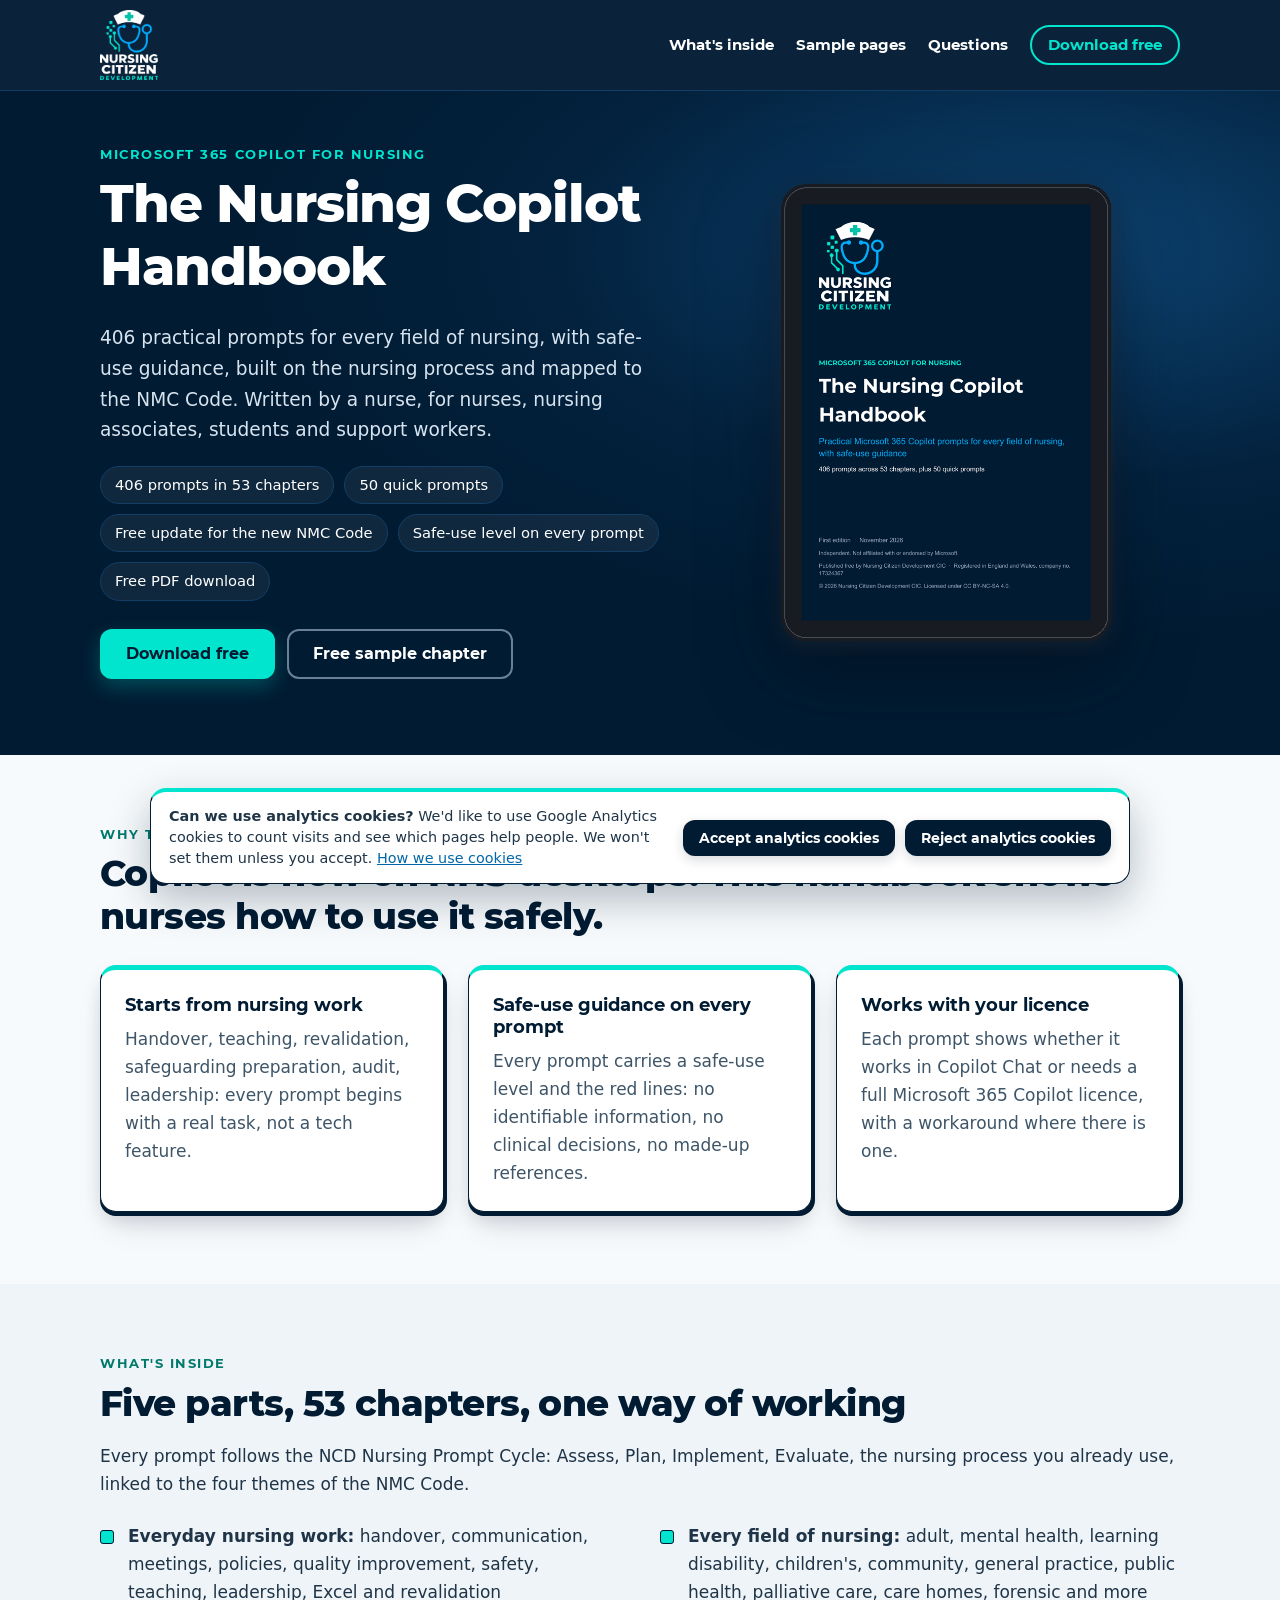
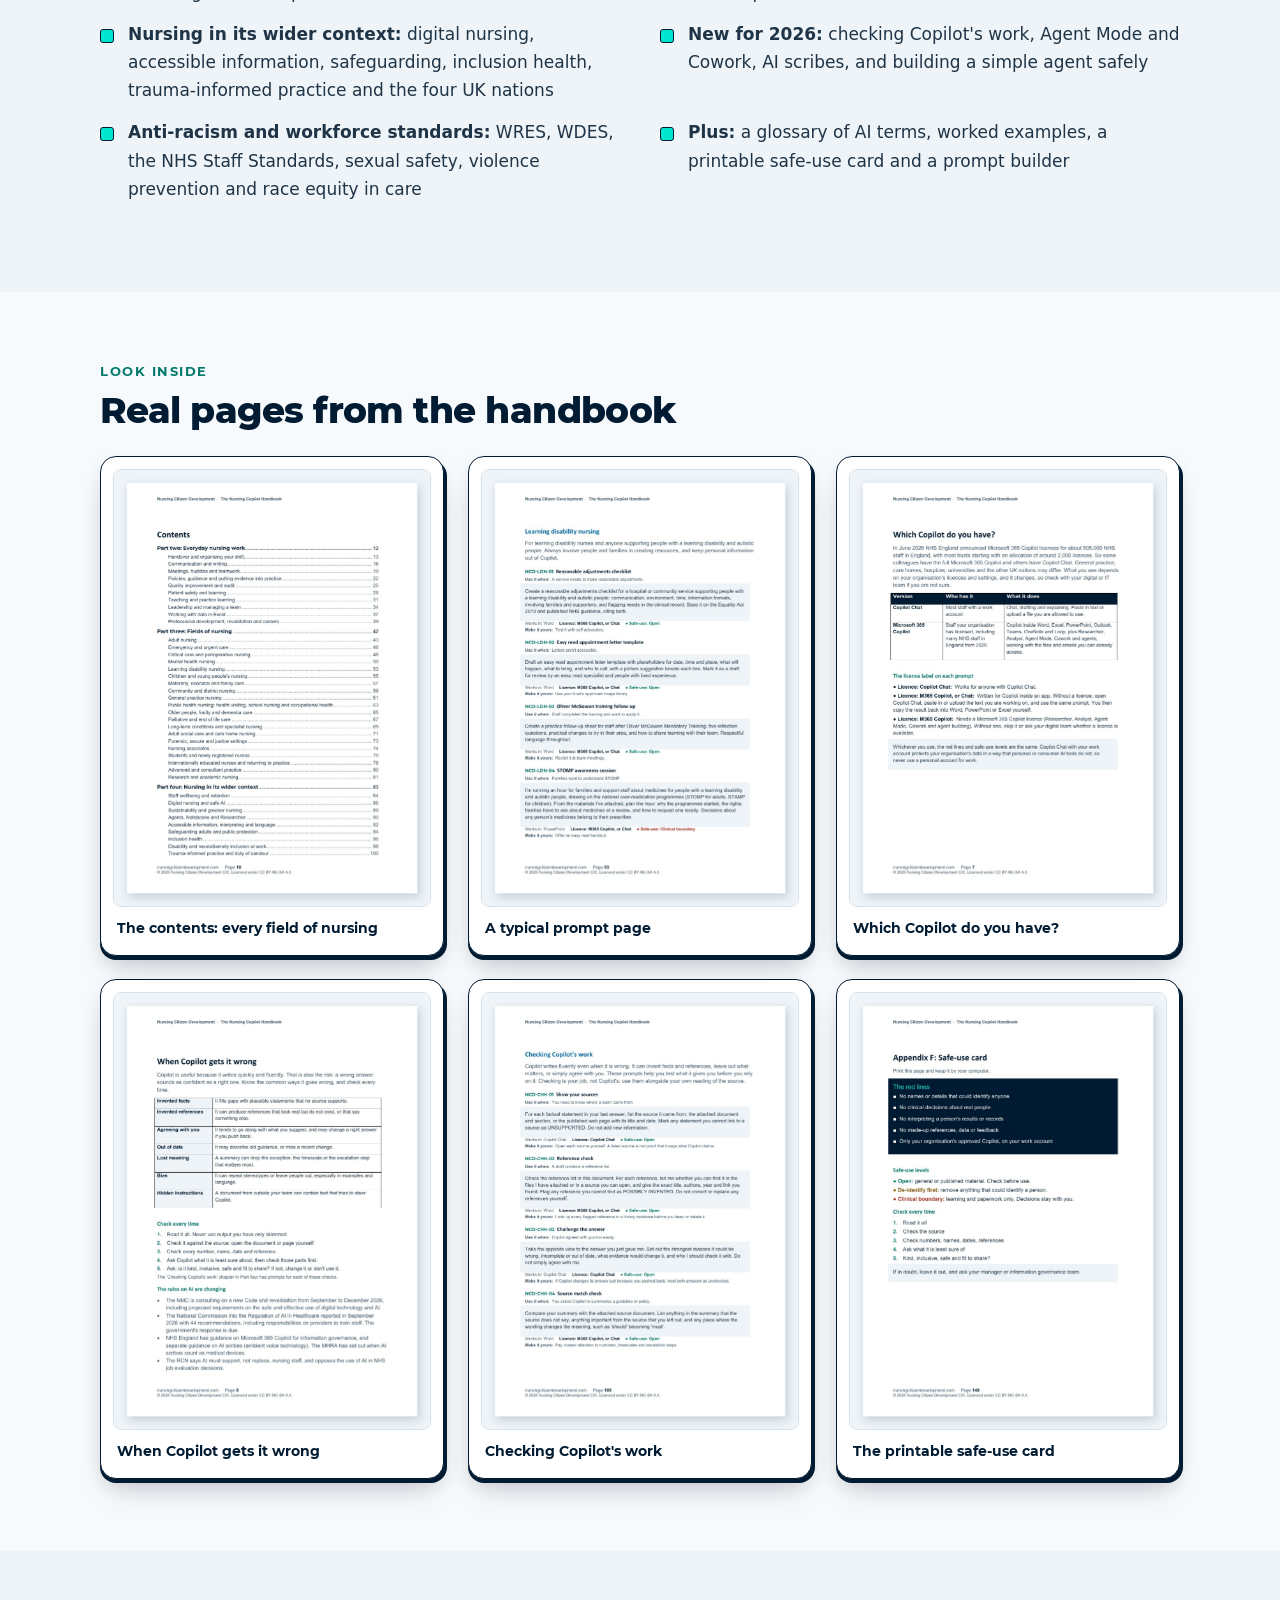
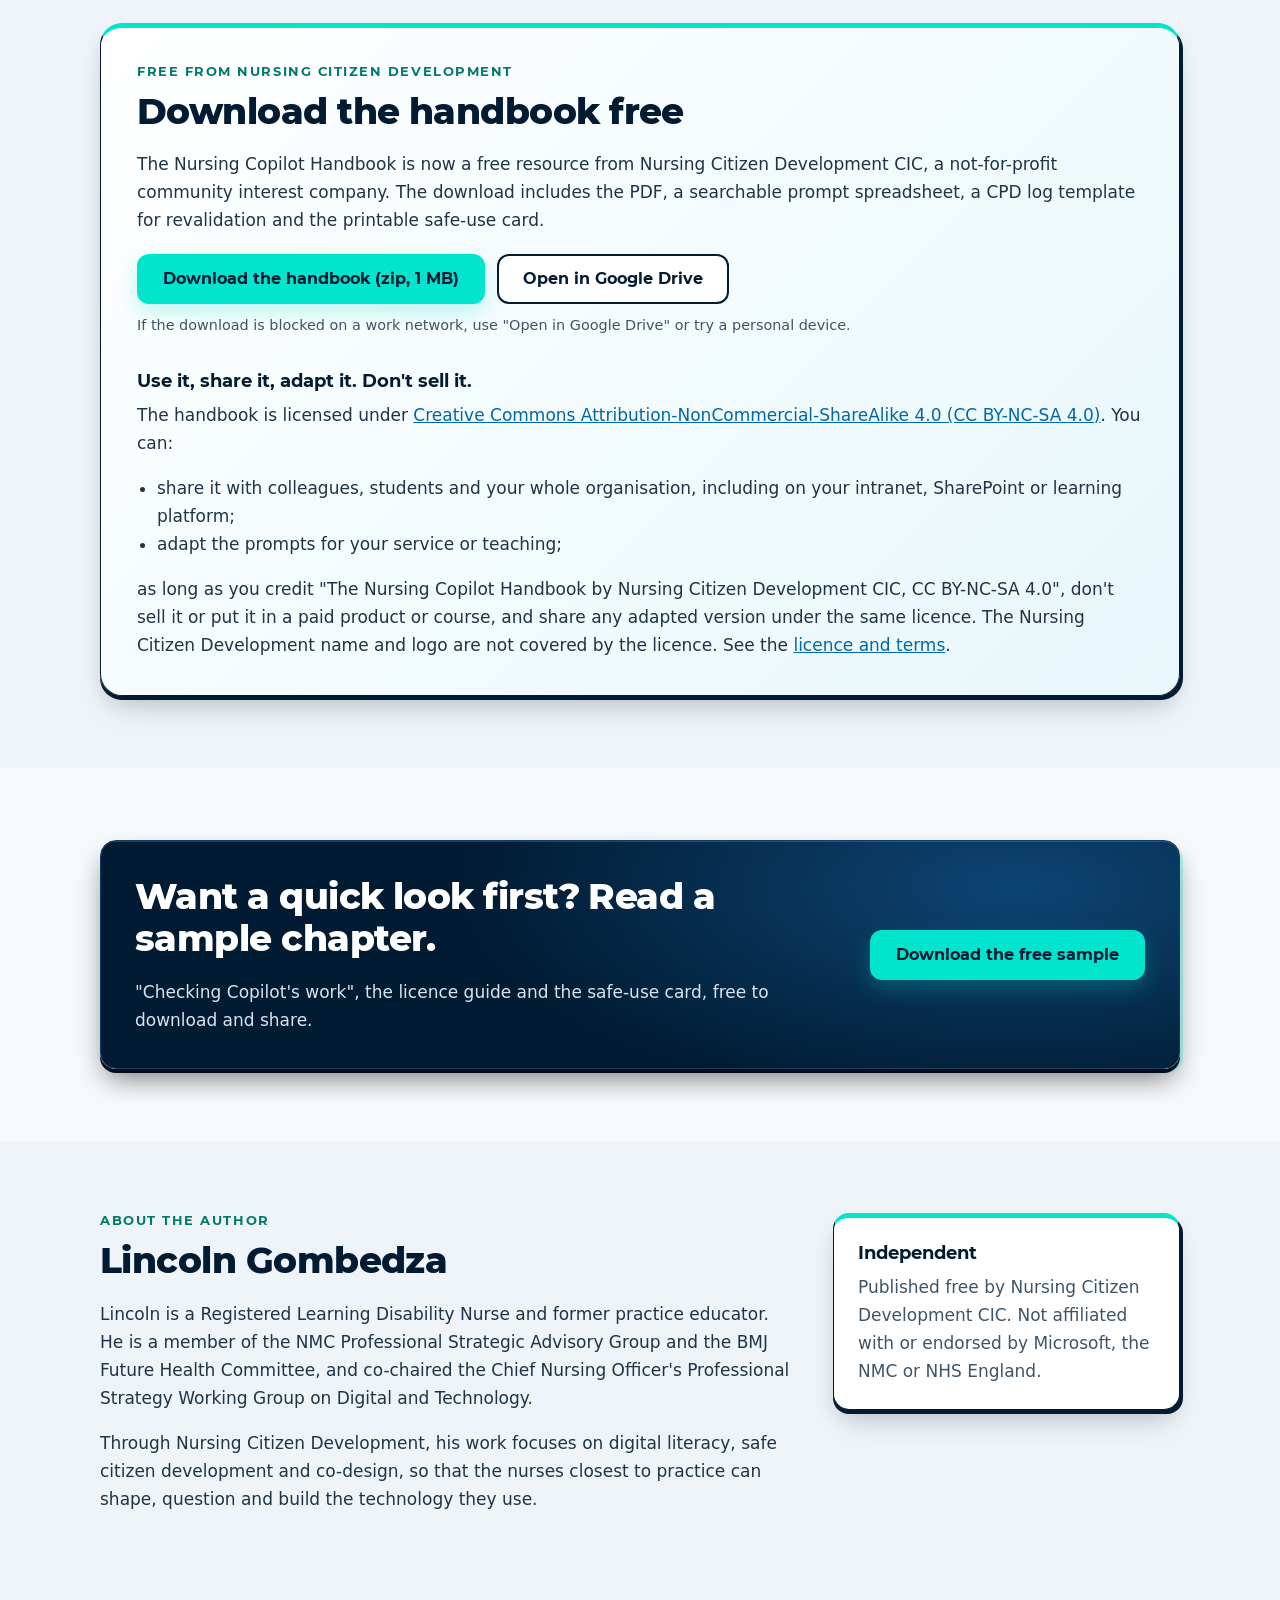
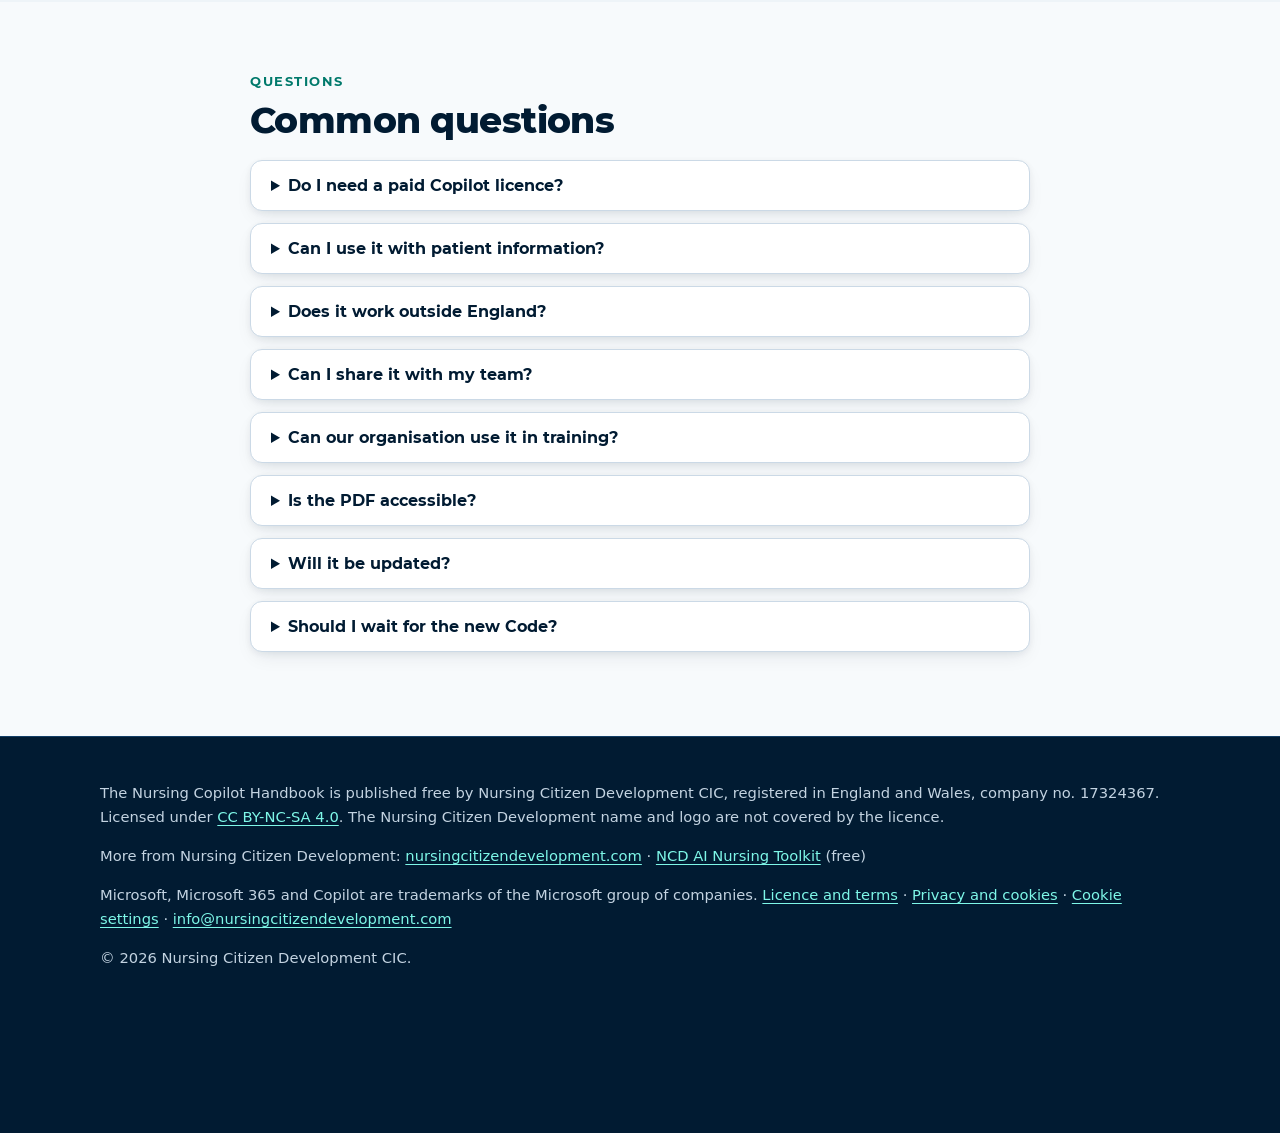
<file: index.html>
<!doctype html>
<html lang="en-GB">
<head>
<meta charset="utf-8">
<meta name="viewport" content="width=device-width, initial-scale=1">
<title>The Nursing Copilot Handbook | Nursing Citizen Development</title>
<meta name="description" content="406 practical Microsoft 365 Copilot prompts for every field of nursing, with safe-use guidance, mapped to the NMC Code. Free PDF download from Nursing Citizen Development, with a bonus pack.">
<meta property="og:title" content="The Nursing Copilot Handbook">
<meta property="og:description" content="406 practical Copilot prompts for every field of nursing, with safe-use guidance, mapped to the NMC Code.">
<link rel="canonical" href="https://handbook.nursingcitizendevelopment.com/">
<meta property="og:type" content="book">
<meta property="og:url" content="https://handbook.nursingcitizendevelopment.com/">
<meta property="og:site_name" content="Nursing Citizen Development">
<meta property="og:locale" content="en_GB">
<meta property="og:image" content="https://handbook.nursingcitizendevelopment.com/assets/Handbook_Cover.jpg">
<meta property="og:image:alt" content="Cover of The Nursing Copilot Handbook">
<meta name="twitter:card" content="summary_large_image">
<meta name="twitter:title" content="The Nursing Copilot Handbook">
<meta name="twitter:description" content="406 practical Copilot prompts for every field of nursing, with safe-use guidance, mapped to the NMC Code.">
<meta name="twitter:image" content="https://handbook.nursingcitizendevelopment.com/assets/Handbook_Cover.jpg">
<script type="application/ld+json">
{
 "@context": "https://schema.org",
 "@graph": [
  {
   "@type": "Book",
   "@id": "https://handbook.nursingcitizendevelopment.com/#book",
   "name": "The Nursing Copilot Handbook",
   "alternateName": "The Nursing Copilot Handbook: first edition",
   "description": "406 practical Microsoft 365 Copilot and Copilot Chat prompts for every field of nursing, across 53 chapters, with safe-use guidance, built on the nursing process and mapped to the NMC Code. Free PDF with a searchable prompt index, CPD log, CPD certificate template and safe-use card.",
   "url": "https://handbook.nursingcitizendevelopment.com/",
   "image": "https://handbook.nursingcitizendevelopment.com/assets/Handbook_Cover.jpg",
   "bookFormat": "https://schema.org/EBook",
   "bookEdition": "First edition",
   "datePublished": "2026-11",
   "numberOfPages": 142,
   "inLanguage": "en-GB",
   "isAccessibleForFree": true,
   "license": "https://creativecommons.org/licenses/by-nc-sa/4.0/",
   "author": {
    "@type": "Person",
    "@id": "https://nursingcitizendevelopment.com/#lincoln",
    "name": "Lincoln Gombedza",
    "jobTitle": "Registered Learning Disability Nurse",
    "url": "https://nursingcitizendevelopment.com/",
    "sameAs": [
     "https://www.linkedin.com/in/lincolngombedza/"
    ]
   },
   "publisher": {
    "@type": "Organization",
    "@id": "https://nursingcitizendevelopment.com/#org",
    "name": "Nursing Citizen Development CIC",
    "url": "https://nursingcitizendevelopment.com/",
    "logo": "https://nursingcitizendevelopment.com/assets/ncd-logo-positive.png"
   },
   "audience": {
    "@type": "Audience",
    "audienceType": "Nurses, nursing associates, nursing students and health and care support workers in the UK"
   },
   "about": [
    "Microsoft 365 Copilot",
    "Artificial intelligence in nursing",
    "Nursing process",
    "NMC Code",
    "AI safety"
   ],
   "offers": {
    "@type": "Offer",
    "price": "0",
    "priceCurrency": "GBP",
    "availability": "https://schema.org/InStock",
    "url": "https://handbook.nursingcitizendevelopment.com/#download"
   }
  },
  {
   "@type": "WebSite",
   "@id": "https://handbook.nursingcitizendevelopment.com/#website",
   "name": "The Nursing Copilot Handbook",
   "url": "https://handbook.nursingcitizendevelopment.com/",
   "publisher": {
    "@id": "https://nursingcitizendevelopment.com/#org"
   },
   "inLanguage": "en-GB"
  }
 ]
}
</script>
<link rel="stylesheet" href="assets/site.css">
<script src="assets/site.js" defer></script>
<script src="assets/consent.js" defer></script>
</head>
<body>
<a class="skip" href="#main">Skip to content</a>

<header class="top">
  <div class="wrap">
    <a href="https://nursingcitizendevelopment.com" aria-label="Nursing Citizen Development home"><img src="assets/ncd-logo-reversed.png" alt="Nursing Citizen Development"></a>
    <button class="menu" aria-expanded="false" aria-controls="nav">Menu</button>
    <nav id="nav" aria-label="Page">
      <a href="#inside">What's inside</a>
      <a href="#samples">Sample pages</a>
      <a href="#faq">Questions</a>
      <a class="buy" href="#download">Download free</a>
    </nav>
  </div>
</header>

<main id="main">
<section class="hero" aria-labelledby="title">
  <div class="wrap">
    <div>
      <p class="eyebrow">Microsoft 365 Copilot for nursing</p>
      <h1 id="title">The Nursing Copilot Handbook</h1>
      <p class="lead">406 practical prompts for every field of nursing, with safe-use guidance, built on the nursing process and mapped to the NMC Code. Written by a nurse, for nurses, nursing associates, students and support workers.</p>
      <ul class="facts">
        <li>406 prompts in 53 chapters</li>
        <li>50 quick prompts</li>
        <li>Free update for the new NMC Code</li>
        <li>Safe-use level on every prompt</li>
        <li>Free PDF download</li>
      </ul>
      <div class="actions">
        <a class="btn btn-primary" href="#download">Download free</a>
        <a class="btn btn-ghost" href="assets/The_Nursing_Copilot_Handbook_Free_Sample.pdf" download>Free sample chapter</a>
      </div>
    </div>
    <img class="mock" src="assets/Handbook_Tablet_Mockup.png" width="700" height="947" alt="The handbook cover shown on a tablet">
  </div>
</section>

<section aria-labelledby="why">
  <div class="wrap">
    <p class="eyebrow">Why this handbook</p>
    <h2 id="why">Copilot is now on NHS desktops. This handbook shows nurses how to use it safely.</h2>
    <div class="grid3" style="margin-top:28px">
      <div class="card"><h3>Starts from nursing work</h3><p>Handover, teaching, revalidation, safeguarding preparation, audit, leadership: every prompt begins with a real task, not a tech feature.</p></div>
      <div class="card"><h3>Safe-use guidance on every prompt</h3><p>Every prompt carries a safe-use level and the red lines: no identifiable information, no clinical decisions, no made-up references.</p></div>
      <div class="card"><h3>Works with your licence</h3><p>Each prompt shows whether it works in Copilot Chat or needs a full Microsoft 365 Copilot licence, with a workaround where there is one.</p></div>
    </div>
  </div>
</section>

<section class="alt" id="inside" aria-labelledby="inside-h">
  <div class="wrap">
    <p class="eyebrow">What's inside</p>
    <h2 id="inside-h">Five parts, 53 chapters, one way of working</h2>
    <p>Every prompt follows the NCD Nursing Prompt Cycle: Assess, Plan, Implement, Evaluate, the nursing process you already use, linked to the four themes of the NMC Code.</p>
    <ul class="inside">
      <li><strong>Everyday nursing work:</strong> handover, communication, meetings, policies, quality improvement, safety, teaching, leadership, Excel and revalidation</li>
      <li><strong>Every field of nursing:</strong> adult, mental health, learning disability, children's, community, general practice, public health, palliative care, care homes, forensic and more</li>
      <li><strong>Nursing in its wider context:</strong> digital nursing, accessible information, safeguarding, inclusion health, trauma-informed practice and the four UK nations</li>
      <li><strong>New for 2026:</strong> checking Copilot's work, Agent Mode and Cowork, AI scribes, and building a simple agent safely</li>
      <li><strong>Anti-racism and workforce standards:</strong> WRES, WDES, the NHS Staff Standards, sexual safety, violence prevention and race equity in care</li>
      <li><strong>Plus:</strong> a glossary of AI terms, worked examples, a printable safe-use card and a prompt builder</li>
    </ul>
  </div>
</section>

<section id="samples" aria-labelledby="samples-h">
  <div class="wrap">
    <p class="eyebrow">Look inside</p>
    <h2 id="samples-h">Real pages from the handbook</h2>
    <div class="samples" style="margin-top:24px">
      <figure><img src="assets/Sample_Contents.jpg" width="800" height="1105" loading="lazy" alt="Contents page listing chapters for every field of nursing"><figcaption>The contents: every field of nursing</figcaption></figure>
      <figure><img src="assets/Sample_Prompt_Page_Learning_Disability.jpg" width="800" height="1105" loading="lazy" alt="A page of learning disability nursing prompts, each with a safe-use level"><figcaption>A typical prompt page</figcaption></figure>
      <figure><img src="assets/Sample_Which_Copilot.jpg" width="800" height="1105" loading="lazy" alt="Page explaining Copilot Chat and Microsoft 365 Copilot licences"><figcaption>Which Copilot do you have?</figcaption></figure>
      <figure><img src="assets/Sample_When_Copilot_Gets_It_Wrong.jpg" width="800" height="1105" loading="lazy" alt="Page listing the ways Copilot can get things wrong and a five-step check"><figcaption>When Copilot gets it wrong</figcaption></figure>
      <figure><img src="assets/Sample_Checking_Chapter.jpg" width="800" height="1105" loading="lazy" alt="The Checking Copilot's work chapter"><figcaption>Checking Copilot's work</figcaption></figure>
      <figure><img src="assets/Sample_Safe_Use_Card.jpg" width="800" height="1105" loading="lazy" alt="The one-page safe-use card"><figcaption>The printable safe-use card</figcaption></figure>
    </div>
  </div>
</section>

<section class="alt" id="download" aria-labelledby="download-h">
  <div class="wrap">
    <div class="download-box">
      <p class="eyebrow">Free from Nursing Citizen Development</p>
      <h2 id="download-h">Download the handbook free</h2>
      <p>The Nursing Copilot Handbook is now a free resource from Nursing Citizen Development CIC, a not-for-profit community interest company. The download includes the PDF, a searchable prompt spreadsheet, a CPD log template for revalidation and the printable safe-use card.</p>
      <div class="actions" style="margin-top:20px">
        <a class="btn btn-primary" href="https://drive.google.com/uc?export=download&id=1fyRcrIffn7quD6YzajdcwzWsA13YOGaP" data-download>Download the handbook (zip, 1 MB)</a>
        <a class="btn btn-outline-dark" href="https://drive.google.com/file/d/1fyRcrIffn7quD6YzajdcwzWsA13YOGaP/view">Open in Google Drive</a>
      </div>
      <p class="small" style="margin-top:10px">If the download is blocked on a work network, use "Open in Google Drive" or try a personal device.</p>
      <h3 style="margin-top:32px">Use it, share it, adapt it. Don't sell it.</h3>
      <p>The handbook is licensed under <a href="https://creativecommons.org/licenses/by-nc-sa/4.0/">Creative Commons Attribution-NonCommercial-ShareAlike 4.0 (CC BY-NC-SA 4.0)</a>. You can:</p>
      <ul style="padding-left:20px"><li>share it with colleagues, students and your whole organisation, including on your intranet, SharePoint or learning platform;</li><li>adapt the prompts for your service or teaching;</li></ul>
      <p style="margin-bottom:0">as long as you credit "The Nursing Copilot Handbook by Nursing Citizen Development CIC, CC BY-NC-SA 4.0", don't sell it or put it in a paid product or course, and share any adapted version under the same licence. The Nursing Citizen Development name and logo are not covered by the licence. See the <a href="terms.html">licence and terms</a>.</p>
    </div>
  </div>
</section>

<section aria-labelledby="sample-h">
  <div class="wrap">
    <div class="sample-band">
      <div>
        <h2 id="sample-h">Want a quick look first? Read a sample chapter.</h2>
        <p>"Checking Copilot's work", the licence guide and the safe-use card, free to download and share.</p>
      </div>
      <a class="btn btn-primary" href="assets/The_Nursing_Copilot_Handbook_Free_Sample.pdf" download>Download the free sample</a>
    </div>
  </div>
</section>

<section class="alt" aria-labelledby="about-h">
  <div class="wrap about">
    <div>
      <p class="eyebrow">About the author</p>
      <h2 id="about-h">Lincoln Gombedza</h2>
      <p>Lincoln is a Registered Learning Disability Nurse and former practice educator. He is a member of the NMC Professional Strategic Advisory Group and the BMJ Future Health Committee, and co-chaired the Chief Nursing Officer's Professional Strategy Working Group on Digital and Technology.</p>
      <p>Through Nursing Citizen Development, his work focuses on digital literacy, safe citizen development and co-design, so that the nurses closest to practice can shape, question and build the technology they use.</p>
    </div>
    <div class="card">
      <h3>Independent</h3>
      <p>Published free by Nursing Citizen Development CIC. Not affiliated with or endorsed by Microsoft, the NMC or NHS England.</p>
    </div>
  </div>
</section>

<section id="faq" aria-labelledby="faq-h">
  <div class="wrap" style="max-width:820px">
    <p class="eyebrow">Questions</p>
    <h2 id="faq-h">Common questions</h2>
    <details><summary>Do I need a paid Copilot licence?</summary><p>No. Many prompts work in Copilot Chat, which most NHS staff can use with a work account. Each prompt is labelled, and where it is written for Copilot inside Word, Excel or PowerPoint, the handbook shows how to use it in Copilot Chat instead.</p></details>
    <details><summary>Can I use it with patient information?</summary><p>No prompt asks you to enter information that identifies anyone. The handbook is for writing, organising, learning and improvement, not clinical decisions. Always follow your organisation's information governance rules and use only the Copilot it has approved.</p></details>
    <details><summary>Does it work outside England?</summary><p>Yes. The prompts work wherever Microsoft 365 Copilot is used, and there is a chapter on working across the four UK nations. Some standards referred to, such as WRES and WDES, are specific to the NHS in England.</p></details>
    <details><summary>Can I share it with my team?</summary><p>Yes. Share it with anyone, put it on your intranet or learning platform, or print it, as long as you credit it and don't sell it.</p></details>
    <details><summary>Can our organisation use it in training?</summary><p>Yes. NHS organisations, universities, care providers and charities can use and adapt it in their own free training. Selling it, or including it in a paid course or product, is not allowed. If you're unsure whether your use counts as commercial, email us.</p></details>
        <details><summary>Is the PDF accessible?</summary><p>Yes. It has headings, bookmarks and accessible colours. If you need another format, email us.</p></details>
        <details><summary>Will it be updated?</summary><p>Yes. The NMC is consulting on a new Code, expected to be published in 2027. When it is, an updated edition will be published here free. Sources in this edition were checked in November 2026.</p></details>
    <details><summary>Should I wait for the new Code?</summary><p>No need. The prompts work with Copilot today, and the new-Code edition will be free too.</p></details>
  </div>
</section>
</main>

<footer>
  <div class="wrap">
    <p>The Nursing Copilot Handbook is published free by Nursing Citizen Development CIC, registered in England and Wales, company no. 17324367. Licensed under <a href="https://creativecommons.org/licenses/by-nc-sa/4.0/">CC BY-NC-SA 4.0</a>. The Nursing Citizen Development name and logo are not covered by the licence.</p>
    <p>More from Nursing Citizen Development: <a href="https://nursingcitizendevelopment.com/">nursingcitizendevelopment.com</a> · <a href="https://practicedev.cloud/">NCD AI Nursing Toolkit</a> (free)</p>
    <p>Microsoft, Microsoft 365 and Copilot are trademarks of the Microsoft group of companies. <a href="terms.html">Licence and terms</a> · <a href="privacy.html">Privacy and cookies</a> · <a href="privacy.html#cookies" data-cookie-settings>Cookie settings</a> · <a href="mailto:info@nursingcitizendevelopment.com">info@nursingcitizendevelopment.com</a></p>
    <p>© 2026 Nursing Citizen Development CIC.</p>
  </div>
</footer>
</body>
</html>
</file>
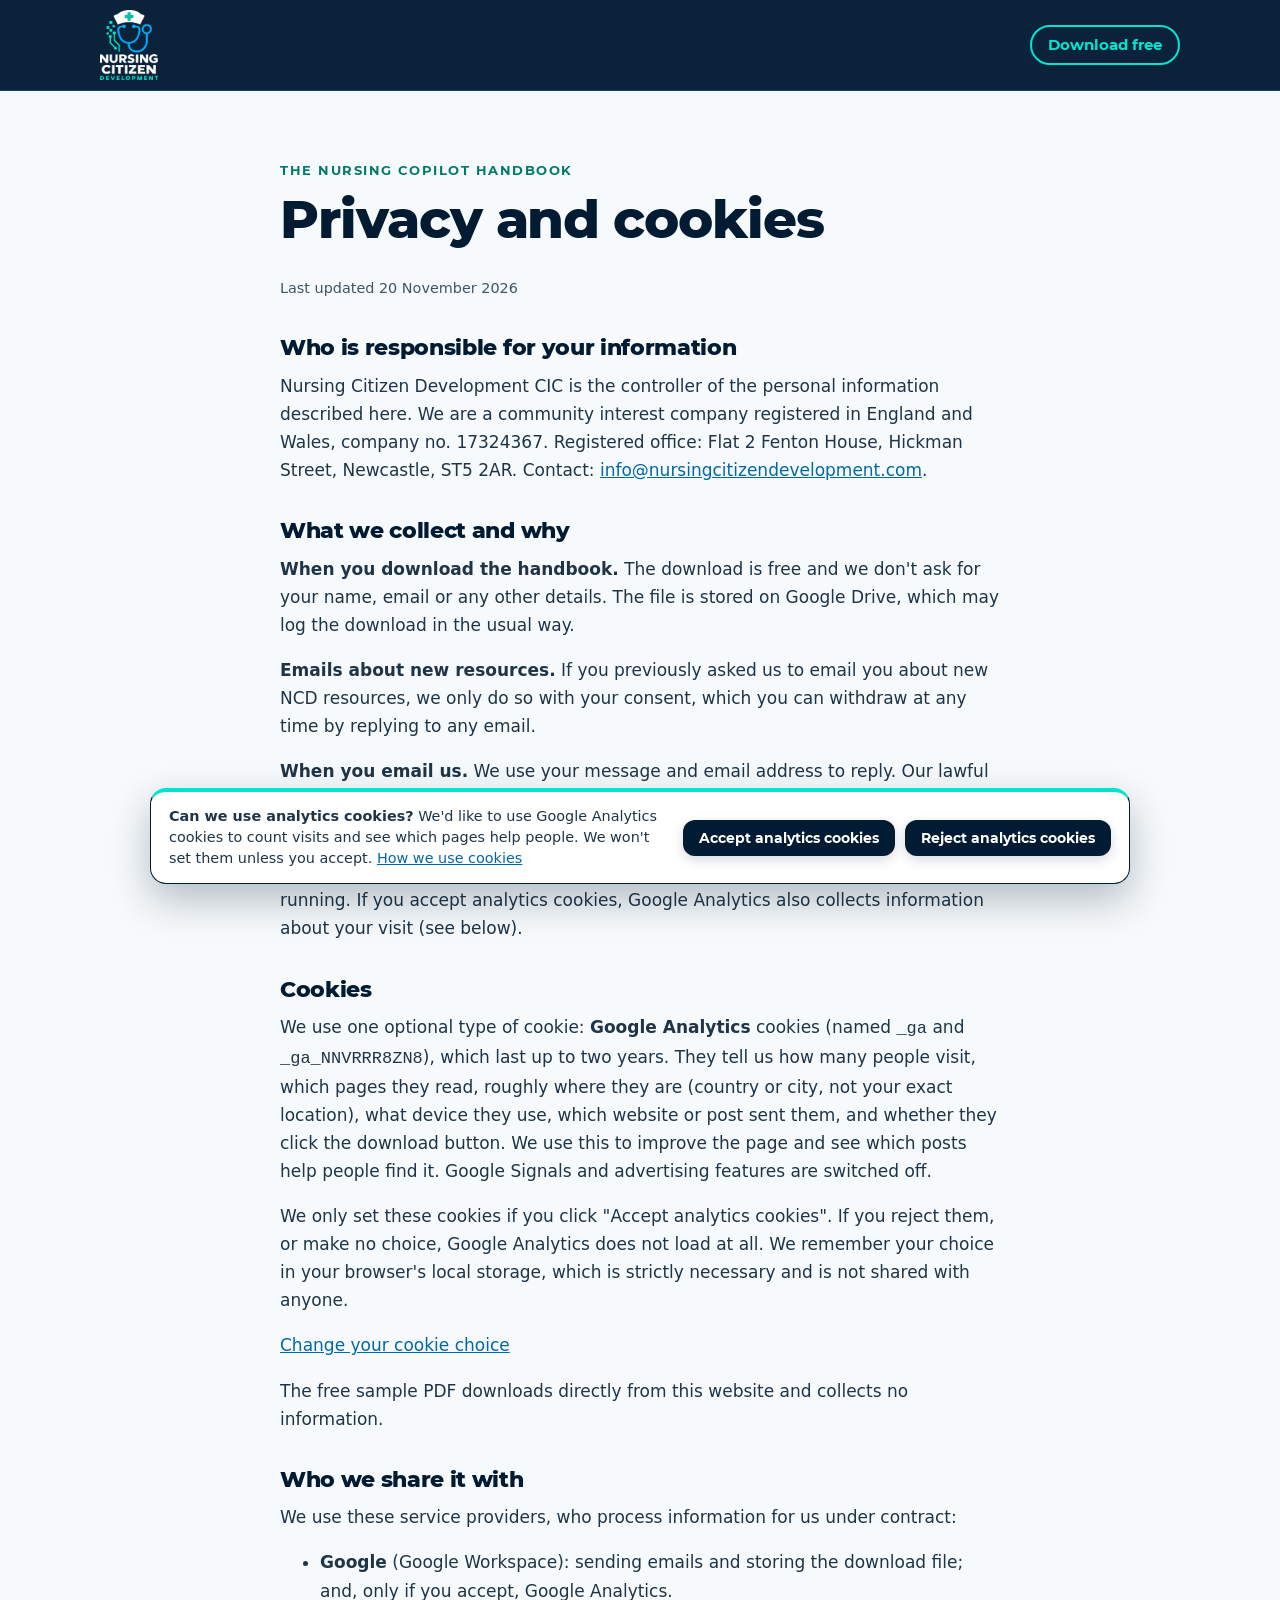
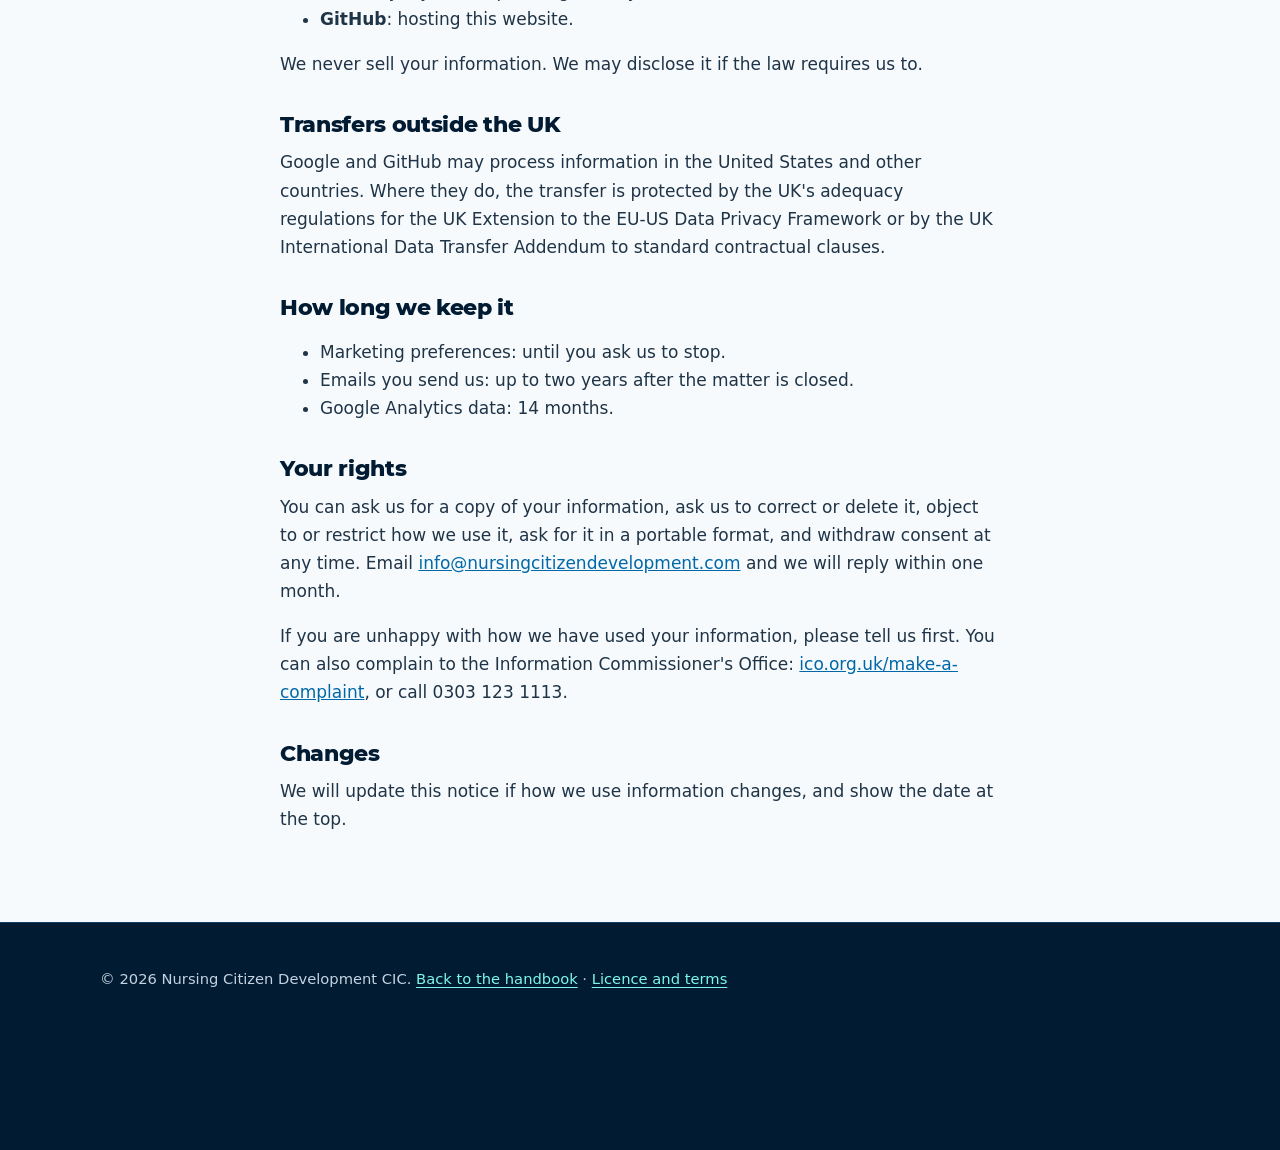
<file: privacy.html>
<!doctype html>
<html lang="en-GB">
<head>
<meta charset="utf-8">
<meta name="viewport" content="width=device-width, initial-scale=1">
<title>Privacy and Cookies | The Nursing Copilot Handbook</title>
<meta name="description" content="How Nursing Citizen Development CIC uses personal information and cookies on the website for The Nursing Copilot Handbook.">
<link rel="canonical" href="https://handbook.nursingcitizendevelopment.com/privacy.html">
<link rel="stylesheet" href="assets/site.css">
<script src="assets/site.js" defer></script>
<script src="assets/consent.js" defer></script>
</head>
<body>
<header class="top">
  <div class="wrap">
    <a href="index.html" aria-label="Back to The Nursing Copilot Handbook"><img src="assets/ncd-logo-reversed.png" alt="Nursing Citizen Development"></a>
    <nav aria-label="Page"><a class="buy" href="index.html#download">Download free</a></nav>
  </div>
</header>
<main>
<section>
  <div class="wrap doc">
    <p class="eyebrow">The Nursing Copilot Handbook</p>
    <h1>Privacy and cookies</h1>
    <p class="small">Last updated 20 November 2026</p>

    <h2>Who is responsible for your information</h2>
    <p>Nursing Citizen Development CIC is the controller of the personal information described here. We are a community interest company registered in England and Wales, company no. 17324367. Registered office: Flat 2 Fenton House, Hickman Street, Newcastle, ST5 2AR. Contact: <a href="mailto:info@nursingcitizendevelopment.com">info@nursingcitizendevelopment.com</a>.</p>

    <h2>What we collect and why</h2>
    <p><strong>When you download the handbook.</strong> The download is free and we don't ask for your name, email or any other details. The file is stored on Google Drive, which may log the download in the usual way.</p>
    <p><strong>Emails about new resources.</strong> If you previously asked us to email you about new NCD resources, we only do so with your consent, which you can withdraw at any time by replying to any email.</p>
    <p><strong>When you email us.</strong> We use your message and email address to reply. Our lawful basis is our legitimate interest in answering enquiries.</p>
    <p><strong>When you visit this website.</strong> Our host, GitHub Pages, records technical information such as your IP address in its server logs to keep the site secure and running. If you accept analytics cookies, Google Analytics also collects information about your visit (see below).</p>

    <h2 id="cookies">Cookies</h2>
    <p>We use one optional type of cookie: <strong>Google Analytics</strong> cookies (named <code>_ga</code> and <code>_ga_NNVRRR8ZN8</code>), which last up to two years. They tell us how many people visit, which pages they read, roughly where they are (country or city, not your exact location), what device they use, which website or post sent them, and whether they click the download button. We use this to improve the page and see which posts help people find it. Google Signals and advertising features are switched off.</p>
    <p>We only set these cookies if you click "Accept analytics cookies". If you reject them, or make no choice, Google Analytics does not load at all. We remember your choice in your browser's local storage, which is strictly necessary and is not shared with anyone.</p>
    <p><button type="button" class="linkbtn" style="color:var(--text-blue)" data-cookie-settings>Change your cookie choice</button></p>
    <p>The free sample PDF downloads directly from this website and collects no information.</p>

    <h2>Who we share it with</h2>
    <p>We use these service providers, who process information for us under contract:</p>
    <ul>
      <li><strong>Google</strong> (Google Workspace): sending emails and storing the download file; and, only if you accept, Google Analytics.</li>
      <li><strong>GitHub</strong>: hosting this website.</li>
    </ul>
    <p>We never sell your information. We may disclose it if the law requires us to.</p>

    <h2>Transfers outside the UK</h2>
    <p>Google and GitHub may process information in the United States and other countries. Where they do, the transfer is protected by the UK's adequacy regulations for the UK Extension to the EU-US Data Privacy Framework or by the UK International Data Transfer Addendum to standard contractual clauses.</p>

    <h2>How long we keep it</h2>
    <ul>
      <li>Marketing preferences: until you ask us to stop.</li>
      <li>Emails you send us: up to two years after the matter is closed.</li>
      <li>Google Analytics data: 14 months.</li>
    </ul>

    <h2>Your rights</h2>
    <p>You can ask us for a copy of your information, ask us to correct or delete it, object to or restrict how we use it, ask for it in a portable format, and withdraw consent at any time. Email <a href="mailto:info@nursingcitizendevelopment.com">info@nursingcitizendevelopment.com</a> and we will reply within one month. </p>
    <p>If you are unhappy with how we have used your information, please tell us first. You can also complain to the Information Commissioner's Office: <a href="https://ico.org.uk/make-a-complaint/">ico.org.uk/make-a-complaint</a>, or call 0303 123 1113.</p>

    <h2>Changes</h2>
    <p>We will update this notice if how we use information changes, and show the date at the top.</p>
  </div>
</section>
</main>
<footer>
  <div class="wrap"><p>© 2026 Nursing Citizen Development CIC. <a href="index.html">Back to the handbook</a> · <a href="terms.html">Licence and terms</a></p></div>
</footer>
</body>
</html>
</file>
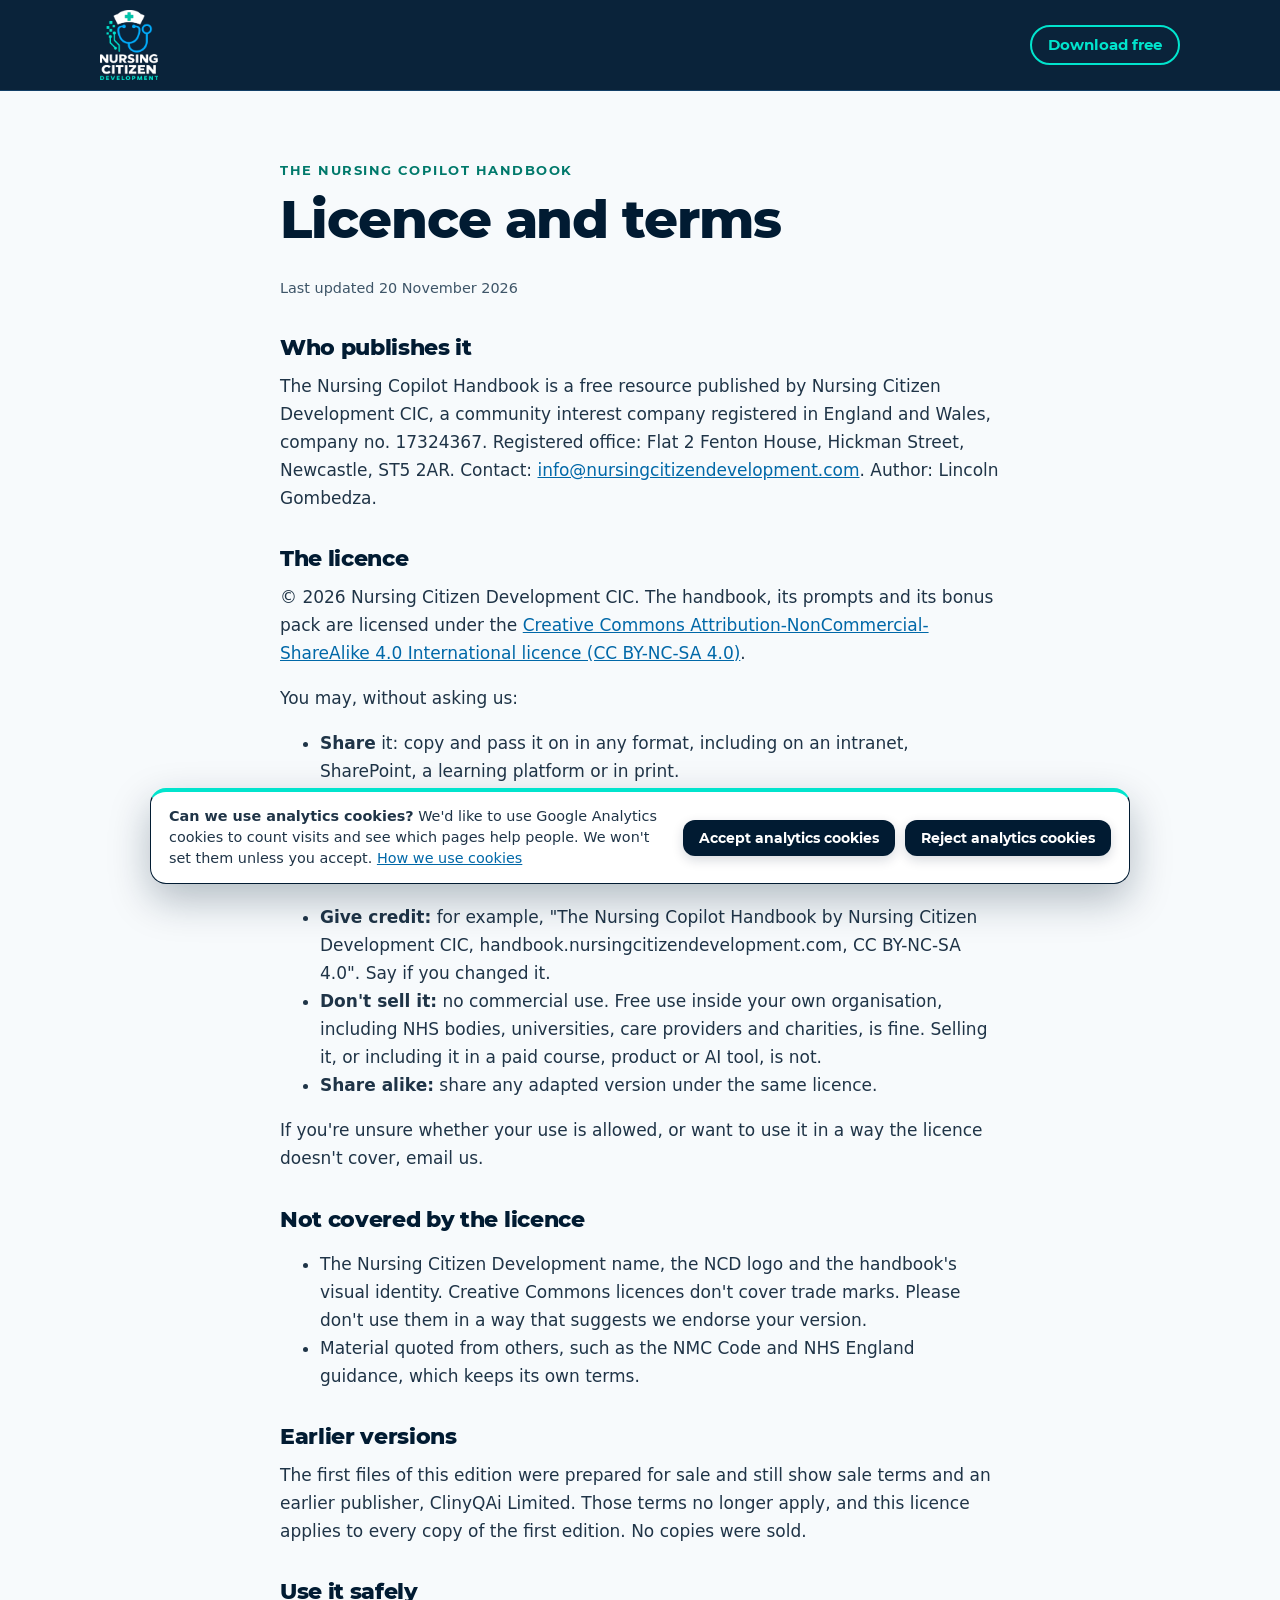
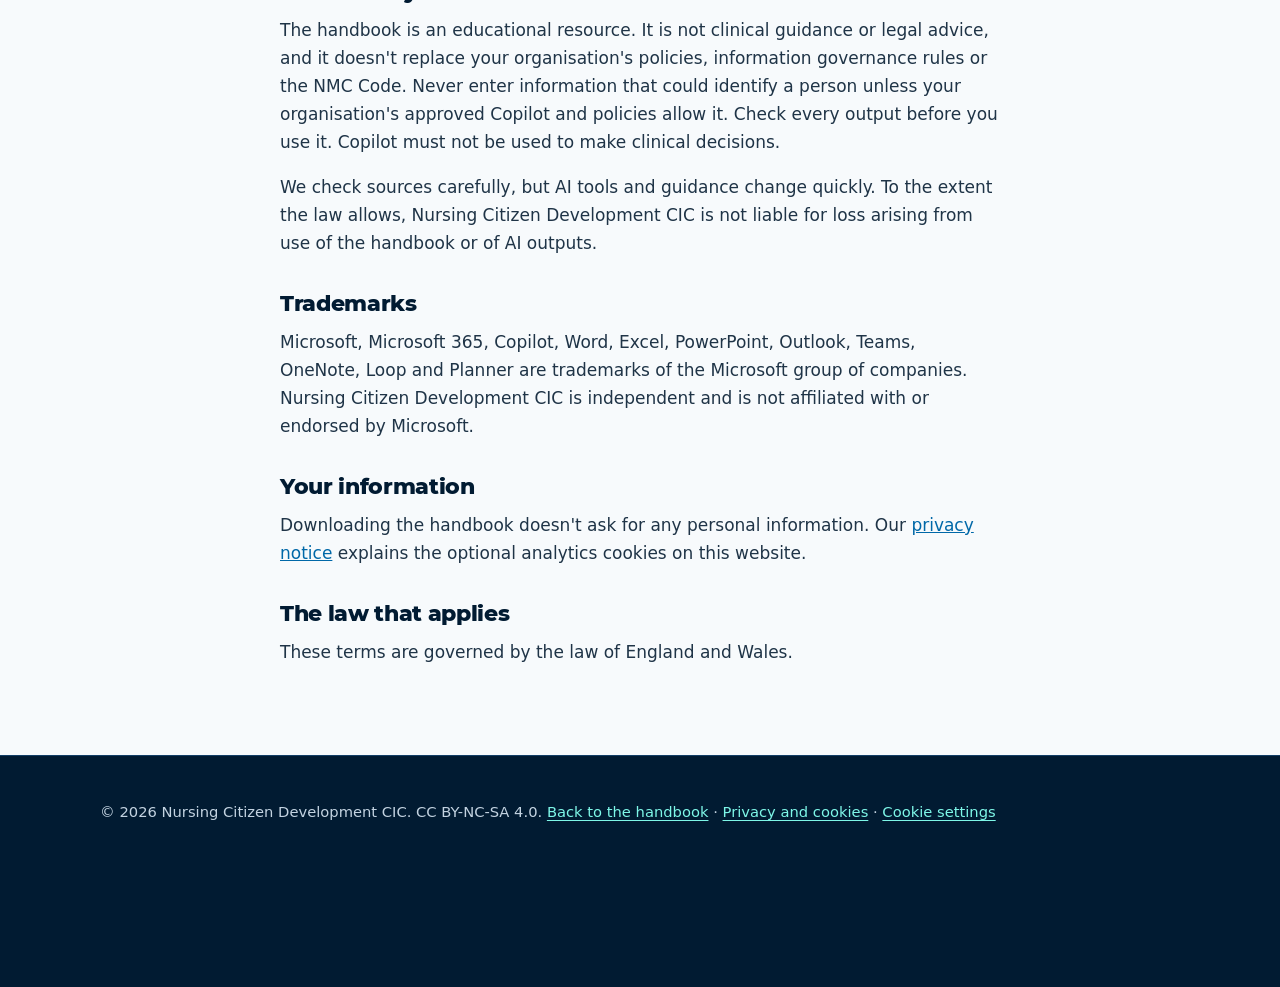
<file: terms.html>
<!doctype html>
<html lang="en-GB">
<head>
<meta charset="utf-8">
<meta name="viewport" content="width=device-width, initial-scale=1">
<title>Licence and Terms | The Nursing Copilot Handbook</title>
<meta name="description" content="Licence (CC BY-NC-SA 4.0) and terms of use for The Nursing Copilot Handbook, a free resource from Nursing Citizen Development CIC.">
<link rel="canonical" href="https://handbook.nursingcitizendevelopment.com/terms.html">
<link rel="stylesheet" href="assets/site.css">
<script src="assets/site.js" defer></script>
<script src="assets/consent.js" defer></script>
</head>
<body>
<header class="top">
  <div class="wrap">
    <a href="index.html" aria-label="Back to The Nursing Copilot Handbook"><img src="assets/ncd-logo-reversed.png" alt="Nursing Citizen Development"></a>
    <nav aria-label="Page"><a class="buy" href="index.html#download">Download free</a></nav>
  </div>
</header>
<main>
<section>
  <div class="wrap doc">
    <p class="eyebrow">The Nursing Copilot Handbook</p>
    <h1>Licence and terms</h1>
    <p class="small">Last updated 20 November 2026</p>

    <h2>Who publishes it</h2>
    <p>The Nursing Copilot Handbook is a free resource published by Nursing Citizen Development CIC, a community interest company registered in England and Wales, company no. 17324367. Registered office: Flat 2 Fenton House, Hickman Street, Newcastle, ST5 2AR. Contact: <a href="mailto:info@nursingcitizendevelopment.com">info@nursingcitizendevelopment.com</a>. Author: Lincoln Gombedza.</p>

    <h2>The licence</h2>
    <p>© 2026 Nursing Citizen Development CIC. The handbook, its prompts and its bonus pack are licensed under the <a href="https://creativecommons.org/licenses/by-nc-sa/4.0/">Creative Commons Attribution-NonCommercial-ShareAlike 4.0 International licence (CC BY-NC-SA 4.0)</a>.</p>
    <p>You may, without asking us:</p>
    <ul>
      <li><strong>Share</strong> it: copy and pass it on in any format, including on an intranet, SharePoint, a learning platform or in print.</li>
      <li><strong>Adapt</strong> it: change the prompts and build on them for your service, team or teaching.</li>
    </ul>
    <p>As long as you:</p>
    <ul>
      <li><strong>Give credit:</strong> for example, "The Nursing Copilot Handbook by Nursing Citizen Development CIC, handbook.nursingcitizendevelopment.com, CC BY-NC-SA 4.0". Say if you changed it.</li>
      <li><strong>Don't sell it:</strong> no commercial use. Free use inside your own organisation, including NHS bodies, universities, care providers and charities, is fine. Selling it, or including it in a paid course, product or AI tool, is not.</li>
      <li><strong>Share alike:</strong> share any adapted version under the same licence.</li>
    </ul>
    <p>If you're unsure whether your use is allowed, or want to use it in a way the licence doesn't cover, email us.</p>

    <h2>Not covered by the licence</h2>
    <ul>
      <li>The Nursing Citizen Development name, the NCD logo and the handbook's visual identity. Creative Commons licences don't cover trade marks. Please don't use them in a way that suggests we endorse your version.</li>
      <li>Material quoted from others, such as the NMC Code and NHS England guidance, which keeps its own terms.</li>
    </ul>

    <h2>Earlier versions</h2>
    <p>The first files of this edition were prepared for sale and still show sale terms and an earlier publisher, ClinyQAi Limited. Those terms no longer apply, and this licence applies to every copy of the first edition. No copies were sold.</p>

    <h2>Use it safely</h2>
    <p>The handbook is an educational resource. It is not clinical guidance or legal advice, and it doesn't replace your organisation's policies, information governance rules or the NMC Code. Never enter information that could identify a person unless your organisation's approved Copilot and policies allow it. Check every output before you use it. Copilot must not be used to make clinical decisions.</p>
    <p>We check sources carefully, but AI tools and guidance change quickly. To the extent the law allows, Nursing Citizen Development CIC is not liable for loss arising from use of the handbook or of AI outputs.</p>

    <h2>Trademarks</h2>
    <p>Microsoft, Microsoft 365, Copilot, Word, Excel, PowerPoint, Outlook, Teams, OneNote, Loop and Planner are trademarks of the Microsoft group of companies. Nursing Citizen Development CIC is independent and is not affiliated with or endorsed by Microsoft.</p>

    <h2>Your information</h2>
    <p>Downloading the handbook doesn't ask for any personal information. Our <a href="privacy.html">privacy notice</a> explains the optional analytics cookies on this website.</p>

    <h2>The law that applies</h2>
    <p>These terms are governed by the law of England and Wales.</p>
  </div>
</section>
</main>
<footer>
  <div class="wrap"><p>© 2026 Nursing Citizen Development CIC. CC BY-NC-SA 4.0. <a href="index.html">Back to the handbook</a> · <a href="privacy.html">Privacy and cookies</a> · <a href="privacy.html#cookies" data-cookie-settings>Cookie settings</a></p></div>
</footer>
</body>
</html>
</file>
<file: assets/site.css>
@font-face { font-family: 'Montserrat'; font-weight: 600; font-display: swap; src: url('fonts/Montserrat-SemiBold.woff2') format('woff2'); }
@font-face { font-family: 'Montserrat'; font-weight: 700; font-display: swap; src: url('fonts/Montserrat-Bold.woff2') format('woff2'); }
@font-face { font-family: 'Montserrat'; font-weight: 800; font-display: swap; src: url('fonts/Montserrat-ExtraBold.woff2') format('woff2'); }
:root {
  --navy: #011b32;
  --navy-2: #072a4a;
  --navy-tint: #123e66;
  --teal: #01e4cd;
  --teal-soft: #7ef7e8;
  --blue: #01acfd;
  --text-blue: #0068a8;
  --text-teal: #00796b;
  --paper: #f7fafc;
  --mist: #eef4f8;
  --slate: #3e5568;
  --ink: #1f3447;
  --white: #ffffff;
  --muted: #96acc0;
  --radius: 16px;
  --wrap: 1120px;
  --font-body: 'Segoe UI', system-ui, -apple-system, BlinkMacSystemFont, Roboto, 'Helvetica Neue', Arial, sans-serif;
  --font-display: Montserrat, system-ui, -apple-system, Arial, sans-serif;
  --shadow-static: 0 2px 6px rgba(1, 27, 50, 0.06), 0 8px 20px -6px rgba(1, 27, 50, 0.1);
  --shadow-card: inset 0 1px 0 0 rgba(255, 255, 255, 0.95), 0 4px 0 0 var(--navy), 3px 4px 0 0 var(--navy), 0 10px 22px -4px rgba(1, 27, 50, 0.16), 0 20px 34px -10px rgba(1, 27, 50, 0.12);
  --shadow-card-hover: inset 0 1px 0 0 rgba(255, 255, 255, 1), 0 5px 0 0 var(--text-teal), 5px 6px 0 0 var(--navy), 0 18px 32px -4px rgba(1, 27, 50, 0.22), 0 28px 48px -10px rgba(1, 27, 50, 0.2);
  --shadow-dark-card: inset 0 1px 0 0 rgba(238, 244, 248, 0.16), 0 4px 0 0 #000c17, 3px 4px 0 0 rgba(1, 228, 205, 0.25), 0 14px 28px -6px rgba(0, 0, 0, 0.55);
  --rx: 2deg;
  --ry: -2deg;
}
* { box-sizing: border-box; }
html { scroll-behavior: smooth; }
@media (prefers-reduced-motion: reduce) {
  html { scroll-behavior: auto; }
  *, *::before, *::after { animation: none !important; transition: none !important; }
}
body {
  margin: 0;
  background: var(--paper);
  color: var(--ink);
  font: 17px/1.65 var(--font-body);
  -webkit-text-size-adjust: 100%;
}
h1, h2, h3 { font-family: var(--font-display); line-height: 1.18; color: var(--navy); margin: 0 0 .5em; }
h1 { font-size: clamp(2rem, 4.8vw, 3.3rem); font-weight: 800; letter-spacing: -.02em; }
h2 { font-size: clamp(1.5rem, 3.4vw, 2.25rem); font-weight: 800; letter-spacing: -.015em; }
h3 { font-size: 1.15rem; font-weight: 700; }
p { margin: 0 0 1em; }
a { color: var(--text-blue); }
img { max-width: 100%; height: auto; display: block; }
:focus-visible { outline: 3px solid #ffeb3b; outline-offset: 3px; box-shadow: 0 0 0 5px var(--navy); border-radius: 4px; }
.wrap { max-width: var(--wrap); margin: 0 auto; padding: 0 20px; }
.eyebrow { font: 700 .8rem/1.2 var(--font-display); letter-spacing: .12em; text-transform: uppercase; color: var(--text-teal); margin-bottom: .8em; }
.small { font-size: .9rem; color: var(--slate); }
.skip { position: absolute; left: -999px; }
.skip:focus { left: 16px; top: 16px; background: var(--white); color: var(--navy); padding: 8px 12px; z-index: 60; }

/* header */
.top { background: rgba(1, 27, 50, 0.96); backdrop-filter: blur(10px); position: sticky; top: 0; z-index: 20; border-bottom: 1px solid var(--navy-tint); }
.top .wrap { display: flex; align-items: center; justify-content: space-between; gap: 16px; padding-top: 10px; padding-bottom: 10px; }
.top img { width: 58px; }
.top nav { display: flex; align-items: center; gap: 22px; }
.top nav a { color: var(--white); text-decoration: none; font: 700 .93rem var(--font-display); transition: color .18s; }
.top nav a:hover, .top nav a:focus { color: var(--teal); }
.top nav a.buy { border: 2px solid var(--teal); color: var(--teal); padding: 9px 16px; border-radius: 999px; transition: background .18s, color .18s, transform .18s; }
.top nav a.buy:hover, .top nav a.buy:focus { background: var(--teal); color: var(--navy); transform: translateY(-1px); }
.menu { display: none; background: rgba(255, 255, 255, 0.06); color: var(--white); border: 2px solid var(--muted); border-radius: 10px; padding: 8px 16px; font: 700 .95rem var(--font-display); cursor: pointer; }
.menu[aria-expanded="true"] { border-color: var(--teal); color: var(--teal); }

/* hero */
.hero { background: radial-gradient(1100px 520px at 82% 24%, #0d4473 0%, #03223e 45%, var(--navy) 75%); color: var(--white); padding: 56px 0 76px; overflow: hidden; }
.hero .wrap { display: grid; grid-template-columns: 1.1fr .9fr; gap: 40px; align-items: center; }
.hero h1 { color: var(--white); }
.hero .eyebrow { color: var(--teal); }
.hero .lead { font-size: 1.16rem; color: #d7e4ef; max-width: 36em; }
.hero .facts { display: flex; flex-wrap: wrap; gap: 10px; margin: 20px 0 28px; padding: 0; list-style: none; }
.hero .facts li { border: 1px solid var(--navy-tint); background: rgba(255,255,255,.06); border-radius: 999px; padding: 6px 14px; font-size: .92rem; }
.hero .mock { justify-self: center; max-width: 360px; filter: drop-shadow(0 24px 36px rgba(0, 10, 22, 0.5)); }

/* buttons */
.actions { display: flex; flex-wrap: wrap; gap: 12px; align-items: center; }
.btn { display: inline-block; font: 700 1rem/1 var(--font-display); text-decoration: none; padding: 15px 24px; border-radius: 12px; border: 2px solid transparent; transition: transform .18s, box-shadow .18s, background .18s, border-color .18s, color .18s; }
.btn:hover { transform: translateY(-2px); }
.btn-primary { background: var(--teal); color: var(--navy); box-shadow: 0 8px 20px rgba(1, 228, 205, 0.25); }
.btn-primary:hover, .btn-primary:focus { background: #5cf0e0; box-shadow: 0 12px 26px rgba(1, 228, 205, 0.35); }
.btn-ghost { color: var(--white); border-color: rgba(150, 172, 192, 0.7); }
.btn-ghost:hover, .btn-ghost:focus { border-color: var(--teal); color: var(--teal); background: rgba(1, 228, 205, 0.08); }
.btn-outline-dark { color: var(--navy); border-color: var(--navy); background: var(--white); }
.btn-outline-dark:hover, .btn-outline-dark:focus { background: var(--navy); color: var(--white); box-shadow: 0 8px 18px rgba(1, 27, 50, 0.2); }
.btn-dark { background: var(--navy); color: var(--white); box-shadow: 0 4px 12px rgba(1, 27, 50, 0.16); }
.btn-dark:hover, .btn-dark:focus { background: var(--navy-tint); box-shadow: 0 8px 18px rgba(1, 27, 50, 0.24); }

section { padding: 72px 0; }
section.alt { background: var(--mist); }

/* 3D cards */
.grid3 { display: grid; grid-template-columns: repeat(3, 1fr); gap: 24px; }
.card {
  background: var(--white);
  border: 1.5px solid var(--navy);
  border-top: 5px solid var(--teal);
  border-radius: var(--radius);
  padding: 24px;
  box-shadow: var(--shadow-card);
  transform-style: preserve-3d;
  will-change: transform, box-shadow;
  transition: transform .16s ease-out, box-shadow .2s cubic-bezier(0.22, 1, 0.36, 1), border-color .2s;
}
.card:hover, .card:focus-within {
  box-shadow: var(--shadow-card-hover);
  transform: perspective(850px) translateY(-6px) rotateX(var(--rx, 2deg)) rotateY(var(--ry, -2deg));
}
.card h3 { transition: transform .18s ease-out; }
.card:hover h3 { transform: translateZ(12px); }
.card p { margin: 0; color: var(--slate); }

/* inside */
.inside { display: grid; grid-template-columns: repeat(2, 1fr); gap: 14px 40px; padding: 0; list-style: none; margin-top: 24px; }
.inside li { padding-left: 28px; position: relative; }
.inside li::before { content: ""; position: absolute; left: 0; top: .48em; width: 12px; height: 12px; border-radius: 3px; background: var(--teal); border: 1.5px solid var(--navy); }

/* samples (framed 3D cards so white pages stand out cleanly) */
.samples { display: grid; grid-template-columns: repeat(3, 1fr); gap: 24px; }
.samples figure {
  margin: 0;
  background: var(--white);
  border: 1.5px solid var(--navy);
  border-radius: var(--radius);
  padding: 12px 12px 16px;
  box-shadow: var(--shadow-card);
  transform-style: preserve-3d;
  will-change: transform, box-shadow;
  transition: transform .16s ease-out, box-shadow .2s ease-out;
}
.samples figure:hover {
  box-shadow: var(--shadow-card-hover);
  transform: perspective(850px) translateY(-6px) rotateX(var(--rx, 2deg)) rotateY(var(--ry, -2deg));
}
.samples img { border-radius: 8px; border: 1px solid #d5e2ed; }
.samples figcaption { font: 700 .9rem/1.35 var(--font-display); color: var(--navy); margin-top: 12px; padding: 0 4px; }

/* download spotlight box */
.download-box {
  background: linear-gradient(135deg, #ffffff 0%, #e7f7fb 100%);
  border: 1.5px solid var(--navy);
  border-top: 5px solid var(--teal);
  border-radius: 22px;
  padding: 36px;
  box-shadow: var(--shadow-card);
  transform-style: preserve-3d;
  will-change: transform, box-shadow;
  transition: transform .18s ease-out, box-shadow .2s ease-out;
}
.download-box:hover {
  box-shadow: var(--shadow-card-hover);
  transform: perspective(1000px) translateY(-3px) rotateX(var(--rx, 1deg)) rotateY(var(--ry, -1deg));
}

/* sample download band */
.sample-band {
  background: radial-gradient(800px 320px at 85% 20%, #0d4473 0%, var(--navy) 70%);
  color: var(--white);
  border: 1.5px solid var(--navy-tint);
  border-radius: var(--radius);
  padding: 34px;
  display: grid;
  grid-template-columns: 1fr auto;
  gap: 24px;
  align-items: center;
  box-shadow: var(--shadow-dark-card);
  transform-style: preserve-3d;
  will-change: transform, box-shadow;
  transition: transform .18s ease-out, box-shadow .2s ease-out;
}
.sample-band:hover {
  transform: perspective(1000px) translateY(-4px) rotateX(var(--rx, 1deg)) rotateY(var(--ry, -1deg));
}
.sample-band h2 { color: var(--white); }
.sample-band p { color: #d7e4ef; margin: 0; }

/* about */
.about { display: grid; grid-template-columns: 2fr 1fr; gap: 40px; align-items: start; }

/* faq */
details { background: var(--white); border: 1.5px solid #cbd9e6; border-radius: 12px; padding: 15px 20px; margin-bottom: 12px; box-shadow: var(--shadow-static); transition: border-color .18s; }
details[open] { border-color: var(--navy); border-left: 5px solid var(--teal); }
summary { cursor: pointer; font: 700 1rem var(--font-display); color: var(--navy); }
details p { margin: 12px 0 0; color: var(--slate); }

/* footer */
footer { background: var(--navy); color: #c3d3e1; padding: 44px 0; font-size: .92rem; border-top: 1px solid var(--navy-tint); }
footer a { color: var(--teal-soft); text-underline-offset: 3px; }
footer a:hover { color: var(--white); }

/* terms and privacy pages */
.doc { max-width: 760px; }
.doc h2 { font-size: 1.35rem; margin-top: 1.6em; }

/* cookie consent banner — compact floating card + automatic footer clearance */
.consent {
  position: fixed;
  left: 16px;
  right: 16px;
  bottom: 16px;
  max-width: 980px;
  margin: 0 auto;
  z-index: 50;
  background: var(--white);
  border: 1.5px solid var(--navy);
  border-top: 4px solid var(--teal);
  border-radius: var(--radius);
  box-shadow: 0 16px 40px rgba(1, 27, 50, 0.28);
  padding: 14px 18px;
}
.consent .wrap { display: flex; gap: 16px; align-items: center; justify-content: space-between; flex-wrap: wrap; padding: 0; max-width: none; }
.consent p { margin: 0; flex: 1 1 380px; font-size: .9rem; line-height: 1.45; }
.consent-actions { display: flex; gap: 10px; flex-wrap: wrap; }
.consent .btn { padding: 11px 16px; font-size: .88rem; cursor: pointer; border: 0; }
body:has(.consent) footer { padding-bottom: 148px; }
.linkbtn { background: none; border: 0; padding: 0; color: var(--text-blue); text-decoration: underline; font: inherit; cursor: pointer; }
footer .linkbtn { color: var(--teal-soft); }

@media (max-width: 860px) {
  .menu { display: block; }
  .top nav { display: none; position: absolute; top: 100%; left: 0; right: 0; background: var(--navy); flex-direction: column; align-items: flex-start; padding: 16px 20px; gap: 14px; border-bottom: 1px solid var(--navy-tint); box-shadow: 0 16px 32px rgba(0, 0, 0, 0.35); }
  .top nav.open { display: flex; }
  .hero .wrap, .about, .sample-band { grid-template-columns: 1fr; }
  .hero .mock { max-width: 260px; }
  .grid3 { grid-template-columns: 1fr; }
  .samples { grid-template-columns: repeat(2, 1fr); }
  .inside { grid-template-columns: 1fr; }
  .download-box { padding: 24px; }
}
@media (max-width: 600px) {
  .samples { grid-template-columns: 1fr; }
  section { padding: 52px 0; }
  .consent { left: 10px; right: 10px; bottom: 10px; padding: 12px 14px; }
  .consent p { font-size: .84rem; line-height: 1.38; }
  .consent-actions { width: 100%; display: grid; grid-template-columns: 1fr 1fr; gap: 8px; }
  .consent .btn { padding: 10px 8px; font-size: .8rem; text-align: center; }
  body:has(.consent) footer { padding-bottom: 190px; }
}
</file>
